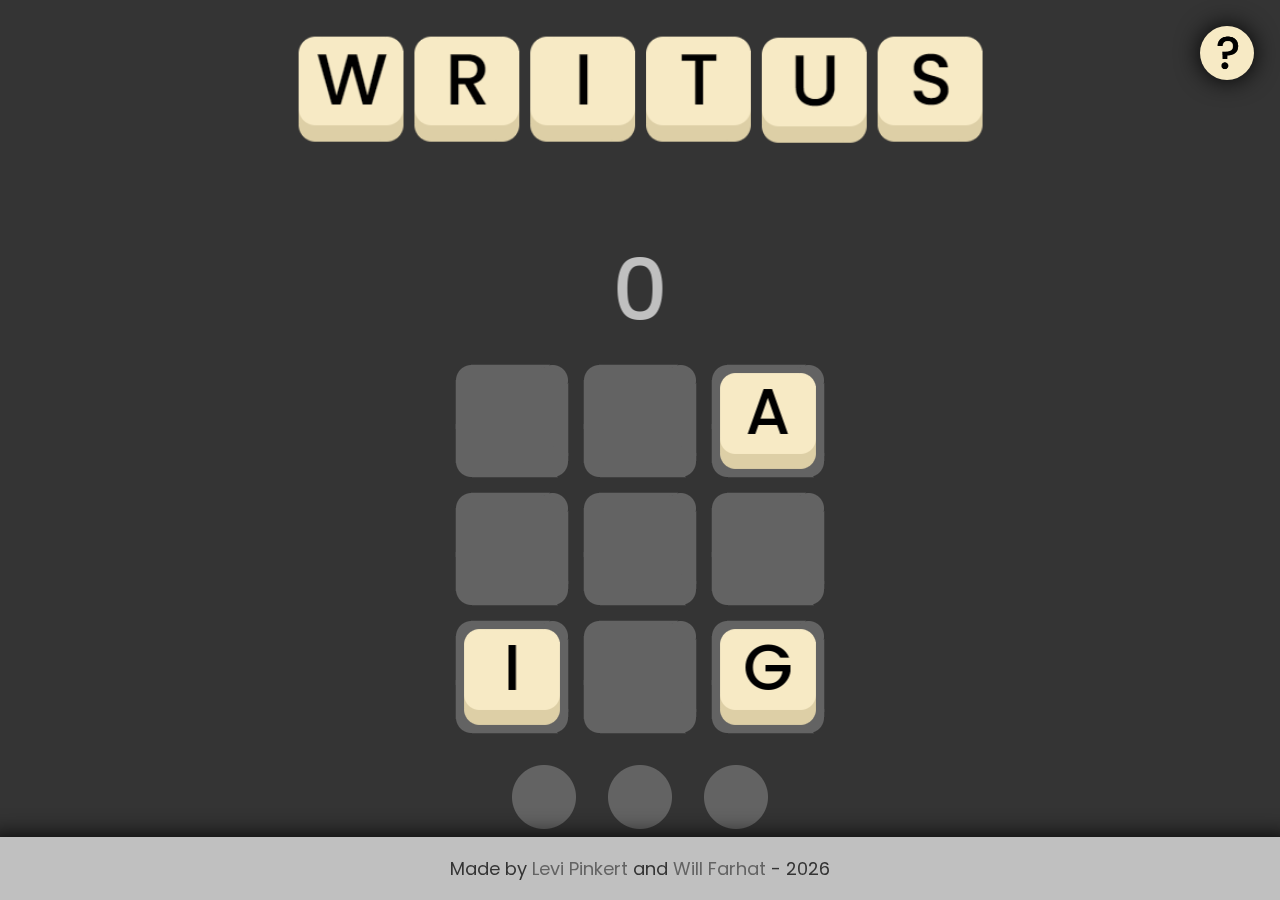
<file: index.html>
<!doctype html>
<html>

<head>
    <script type="text/javascript">
        //document.write("<base href='" + document.location.href + "/' />");
        if (document.location.href == "http://localhost:5500/") {
            document.write("<script type='text/javascript' src='https://livejs.com/live.js'></sc" + "ript>");
        }
    </script>
    <title>Writus</title>
    <meta name="description" content="A casual game about finding words and rearranging tiles">
    <link rel="icon" href="favicon.ico" type="image/x-icon" />
    <meta name="keywords" content="puzzle gamemaker game words letters">
    <meta name="author" content="Levi Pinkert & Will Farhat">
    <meta charset="utf-8">
    <html xmlns="http://www.w3.org/1999/xhtml" xmlns:fb="http://ogp.me/ns/fb#">
    <meta property="og:image" content="https://willfarhat.com/writus/squareLogo2.PNG">
    <meta name="viewport" content="width=device-width, initial-scale=1">
    <link rel="stylesheet" href="styles.css">
    <link rel="preconnect" href="https://fonts.googleapis.com">
    <link rel="preconnect" href="https://fonts.gstatic.com" crossorigin>
    <link href="https://fonts.googleapis.com/css2?family=Poppins:wght@500&display=swap" rel="stylesheet">
</head>

<body>
    <div id="page">
        <img id="title" src="WritusLogo.png" />
        <div id="score">
            Best -
            <div id="scoreHolder"></div>
        </div>
        <div id="content" class="noselect">
            <iframe src="htmlFiles/index.html" id="game" class="noselect"></iframe>
        </div>
    </div>
    <div id="footer" class="shadow">
        <div id="date">
            Made by <a href="https://levipinkert.wixsite.com/portfolio">Levi Pinkert</a> and <a
                href="https://willfarhat.com">Will Farhat</a> -
        </div>
    </div>
    <div id="popup" class="">
        <div id="popupContent" class="noselect">
            <div>
                <img src="tutorials/newMoveTutorial.gif">
                <div class="popupText">Click and swipe to move tiles in any direction </div>
            </div>
            <div>
                <img src="tutorials/newSelectTutorial.gif">
                <div class="popupText">Hold to start selecting, drag to select a word, then release</div>
            </div>
            <div>
                <img src="tutorials/wordTutorial.gif">
                <div class="popupText">If you guess a made-up word, you get a strike </div>
            </div>
            <div>
                <img src="tutorials/strikeTutorial.gif">
                <div class="popupText">Three strikes and you lose </div>
            </div>
            <div id="advancedRules">
                <h2>Advanced Rules</h2>
                <ul>
                    <li>Words with one or two letters are not allowed</li>
                    <li> Each time you move a tile or select a word, a new tile will be placed</li>
                    <li> Finding a word with 4+ letters will remove a strike</li>
                    <li> Tiles can push each other around</li>
                    <li> Longer words count for more points</li>
                    <li>If you have a mouse, you can use right click to quickly select</li>
                </ul>
            </div>
        </div>
    </div>
    <div id="popupToggle" class="noselect shadow hover">
        <img src="tutorialIconNoring.png">
    </div>
    <script src="script.js"></script>
</body>

</html>
</file>
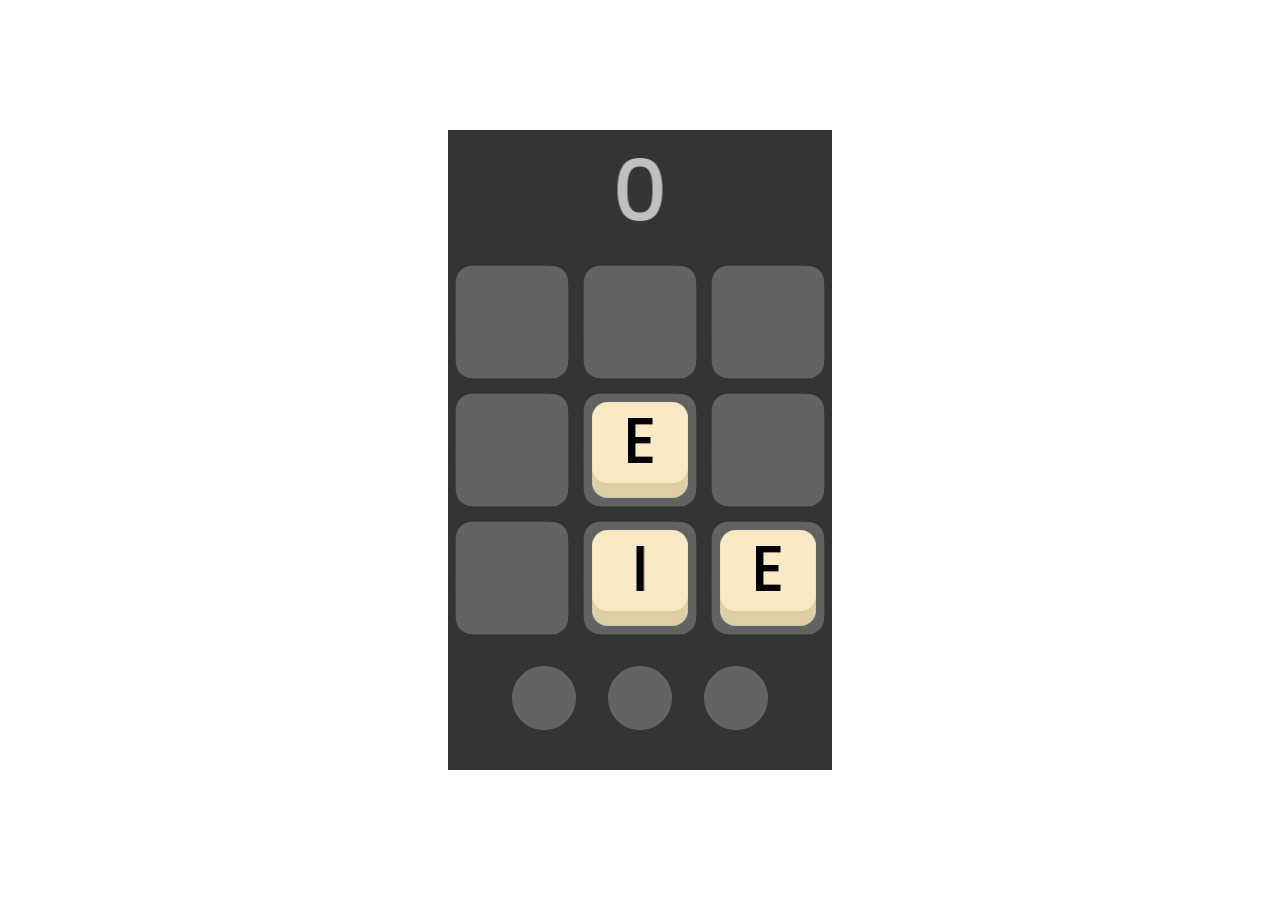
<file: htmlFiles/index.html>
<!DOCTYPE html>
<html lang="en">
    <head>
        <!-- Generated by GameMaker:Studio http://www.yoyogames.com/gamemaker/studio -->
        <meta http-equiv="X-UA-Compatible" content="IE=edge" />
        <meta http-equiv="pragma" content="no-cache"/>
        <meta name="apple-mobile-web-app-capable" content="yes" />
        <meta name ="viewport" content="width=device-width, initial-scale=1.0, maximum-scale=1.0, user-scalable=0" />
        <meta name="apple-mobile-web-app-status-bar-style" content="black-translucent" />
        <meta charset="utf-8"/>

        <!-- Set the title bar of the page -->
        <title>Created with GameMaker Studio 2</title>

        <!-- Set the background colour of the document -->
        <style>
            body {
              background: #0;
              color:#cccccc;
              margin: 0px;
              padding: 0px;
              border: 0px;
            }
            canvas {
                      image-rendering: optimizeSpeed;
                      -webkit-interpolation-mode: nearest-neighbor;
                      -ms-touch-action: none;
                      margin: 0px;
                      padding: 0px;
                      border: 0px;
            }
            :-webkit-full-screen #canvas {
                 width: 100%;
                 height: 100%;
            }
            div.gm4html5_div_class
            {
              margin: 0px;
              padding: 0px;
              border: 0px;
            }
            /* START - Login Dialog Box */
            div.gm4html5_login
            {
                 padding: 20px;
                 position: absolute;
                 border: solid 2px #000000;
                 background-color: #404040;
                 color:#00ff00;
                 border-radius: 15px;
                 box-shadow: #101010 20px 20px 40px;
            }
            div.gm4html5_cancel_button
            {
                 float: right;
            }
            div.gm4html5_login_button
            {
                 float: left;
            }
            div.gm4html5_login_header
            {
                 text-align: center;
            }
            /* END - Login Dialog Box */
            :-webkit-full-screen {
               width: 100%;
               height: 100%;
            }
        </style>
    </head>

    <body>
        <div class="gm4html5_div_class" id="gm4html5_div_id">
            <!-- Create the canvas element the game draws to -->
            <canvas id="canvas" width="384" height="640" >
                     <p>Your browser doesn't support HTML5 canvas.</p>
            </canvas>
        </div>

        <!-- Run the game code -->
        <script type="text/javascript" src="html5game/HackSC22.js?MYTAC=748499241"></script>
        <script>window.onload = GameMaker_Init;</script>
    </body>
</html>
</file>
<file: styles.css>
:root {
    --c_dark: #343434;
    --c_mid: #636363;
    --c_light: #C0C0C0;
    --c_tile: #F7EAC5;
    --c_tileDark: #DDCFA6;
    padding: 0;
    margin: 0;
    overflow: hidden;
}

body {
    display: flex;
    flex-direction: column;
    justify-content: center;
    align-items: center;
    width: 100vw;
    height: 100vh;
    background-color: var(--c_dark);
    font-family: 'Poppins', sans-serif;
    padding: 0;
    margin: 0;
}

#page {
    width: 100%;
    height: 100%;
    display: flex;
    flex-direction: column;
    justify-content: center;
    align-items: center;
    padding: 0;
    margin: 0;
}

h1 {
    color: var(--c_light);
    font-size: calc(2.5vw + 1.5vh);
    padding: 0;
    margin: 0;
}

a {
    color: var(--c_mid);
    text-decoration: none;
    transition: 0.4s;
}

a:hover {
    color: var(--c_tile);
}

.hover {
    cursor: pointer;
}

.shadow {
    filter: drop-shadow(0 0 0.75rem black);
}

.hidden {
    display: none;
}

.noselect {
    -webkit-touch-callout: none;
    /* iOS Safari */
    -webkit-touch-callout: none;
    /* prevent callout to copy image, etc when tap to hold */
    -webkit-text-size-adjust: none;
    /* prevent webkit from resizing text to fit */
    -webkit-user-select: none;
    /* prevent copy paste, to allow, change 'none' to 'text' */
    /* Safari */
    -khtml-user-select: none;
    /* Konqueror HTML */
    -moz-user-select: none;
    /* Old versions of Firefox */
    -ms-user-select: none;
    /* Internet Explorer/Edge */
    user-select: none;
    /* Non-prefixed version, currently
                                    supported by Chrome, Edge, Opera and Firefox */
    user-select: none;
    /* supported by Chrome and Opera */
    -webkit-user-select: none;
    /* Safari */
    -khtml-user-select: none;
    /* Konqueror HTML */
    -moz-user-select: none;
    /* Firefox */
    -ms-user-select: none;
    /* Internet Explorer/Edge */
}

#content {
    flex-grow: 1;
    display: flex;
    width: 100%;
    flex-direction: column;
    justify-content: center;
    align-items: center;
}

#game {
    width: fit-content;
    height: fit-content;
    border: none;
    height: 100%;
    width: 100%;
    padding: 0;
}

#scoreTab {
    width: 70vw;
    height: fit-content;
    background-color: var(--c_tile);
    border-radius: 2vw 2vw 0 0;
    display: flex;
    border-bottom: 2vw solid var(--c_tileDark);
    position: absolute;
    bottom: 0;
}

.open {
    height: min(28vh, 400px) !important;
}

#scoreToggle {
    flex-grow: 1;
    min-width: 5vw;
}

#scoreModes {
    display: flex;
    flex-direction: row;
    justify-content: space-evenly;
    align-items: center;
    width: 100%;
    height: fit-content;
    padding: 0;
    margin: 0;
}

.scoreCategory {
    background-color: var(--c_dark);
    color: var(--c_tile);
}

#scoreContent {
    width: 0;
    transition: width 0.5s;
    transition: height 0s;
    transition-timing-function: ease-in-out;
    display: flex;
    flex-direction: column;
    justify-content: center;
    align-items: center;
    overflow: hidden;
}

#score {
    color: var(--c_mid);
    font-size: min(3vw, 3vh);
    display: flex;
    opacity: 0;
    transition: opacity 2s;
}

#popup {
    display: flex;
    position: absolute;
    opacity: 0;
    visibility: hidden;
    background-color: rgba(0, 0, 0, 0.6);
    backdrop-filter: blur(0);
    width: 100vw;
    height: 100vh;
    justify-content: center;
    align-items: center;
    animation-duration: 0.3s;
}

@keyframes fadeIn {
    0% {
        opacity: 0;
    }

    100% {
        opacity: 1;
    }
}

@keyframes fadeOut {
    0% {
        opacity: 1;
        visibility: visible;
    }

    99% {
        visibility: visible;
    }

    100% {
        opacity: 0;
        visibility: hidden;
    }
}

#title {
    width: min(70vw, 80vh);
    padding-top: 2vh;
}

.popupOpen {
    opacity: 1 !important;
    visibility: visible !important;
    backdrop-filter: blur(10px) !important;
}

#popupContent {
    display: flex;
    flex-direction: row;
    flex-wrap: wrap;
    justify-content: center;
    align-items: center;
    height: 90%;
    width: 100%
}

#popupContent>div {
    display: flex;
    width: 50%;
    flex-direction: column;
    justify-content: center;
    align-items: center;
    padding-bottom: 3vw;
}

#popupContent>div>img {
    width: 30%;
    border-radius: 10px;
    padding-bottom: 1vw;
}

.popupText {
    color: var(--c_light);
    font-size: min(2vw, 2vh);
    padding: 0;
    margin: 0;
    text-align: center;
    max-width: 60%;
}

.popupSpacer {
    width: 65%;
    border: 3px solid var(--c_light);
    border-radius: 2vw;
    margin-top: 2vw;
}

#advancedRules {
    width: 75% !important;
    color: var(--c_light);
    padding: 0;
    font-size: min(2vw, 2vh);
}

#popupToggle {
    background-color: var(--c_tile);
    position: absolute;
    top: 0;
    right: 0;
    margin: 2vw;
    width: 6vh;
    font-size: 4vh;
    height: 6vh;
    border-radius: 50%;
    display: flex;
    justify-content: center;
    align-items: center;
}

#popupToggle img {
    filter: invert(100%);
    width: 120%;
}

#footer {
    width: 100%;
    height: 4vh;
    padding: 1.5vh;
    position: absolute;
    bottom: 0;
    border: none;
    background-color: var(--c_light);
    display: none;
    justify-content: center;
    align-items: center;
    color: var(--c_dark);
}

@media screen and (min-width: 768px) {
    h1 {
        font-size: 10vh;
    }

    #content {
        flex-direction: row;
    }

    #footer {
        font-size: 2vh;
        display: flex;
    }

    #scoreTab {
        bottom: auto;
        display: hidden;
        visibility: hidden;
        right: 0;
        width: fit-content;
        height: 60vh;
        min-width: 5%;
        border-radius: 2vw 0 0 2vw;
    }

    #scoreContent {
        width: 0;
        transition: width 0.5s;
        transition: height 0s;
    }

    .open {
        width: min(28vw, 250px) !important;
    }
}
</file>
